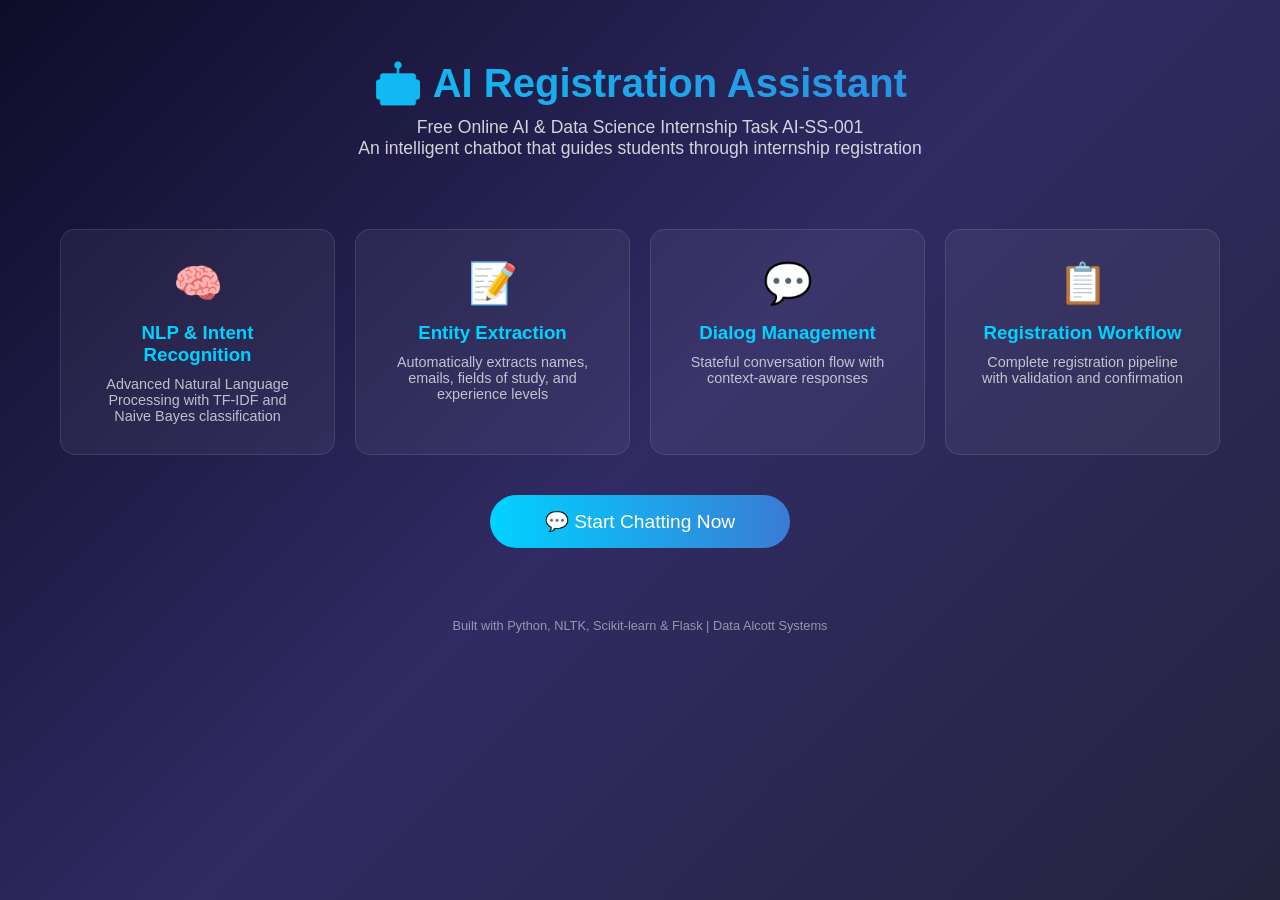
<file: templates/index.html>
<!DOCTYPE html>
<html lang="en">
<head>
    <meta charset="UTF-8">
    <meta name="viewport" content="width=device-width, initial-scale=1.0">
    <title>AI Registration Assistant</title>
    <style>
        * { margin: 0; padding: 0; box-sizing: border-box; }
        body {
            font-family: 'Segoe UI', Tahoma, Geneva, Verdana, sans-serif;
            background: linear-gradient(135deg, #0f0c29, #302b63, #24243e);
            color: #fff;
            min-height: 100vh;
        }
        .container {
            max-width: 1200px;
            margin: 0 auto;
            padding: 20px;
        }
        header {
            text-align: center;
            padding: 40px 0;
        }
        header h1 {
            font-size: 2.5rem;
            margin-bottom: 10px;
            background: linear-gradient(90deg, #00d2ff, #3a7bd5);
            -webkit-background-clip: text;
            -webkit-text-fill-color: transparent;
        }
        header p {
            font-size: 1.1rem;
            opacity: 0.8;
        }
        .features {
            display: grid;
            grid-template-columns: repeat(auto-fit, minmax(250px, 1fr));
            gap: 20px;
            margin: 30px 0;
        }
        .feature-card {
            background: rgba(255,255,255,0.05);
            border: 1px solid rgba(255,255,255,0.1);
            border-radius: 15px;
            padding: 30px;
            text-align: center;
            transition: transform 0.3s;
        }
        .feature-card:hover { transform: translateY(-5px); }
        .feature-card .icon { font-size: 2.5rem; margin-bottom: 15px; }
        .feature-card h3 { margin-bottom: 10px; color: #00d2ff; }
        .feature-card p { font-size: 0.9rem; opacity: 0.7; }
        .start-btn {
            display: block;
            width: 300px;
            margin: 40px auto;
            padding: 15px 30px;
            background: linear-gradient(90deg, #00d2ff, #3a7bd5);
            color: #fff;
            border: none;
            border-radius: 50px;
            font-size: 1.2rem;
            cursor: pointer;
            text-decoration: none;
            text-align: center;
            transition: transform 0.3s, box-shadow 0.3s;
        }
        .start-btn:hover {
            transform: scale(1.05);
            box-shadow: 0 10px 30px rgba(0,210,255,0.3);
        }
        footer {
            text-align: center;
            padding: 30px;
            opacity: 0.5;
            font-size: 0.8rem;
        }
    </style>
</head>
<body>
    <div class="container">
        <header>
            <h1>🤖 AI Registration Assistant</h1>
            <p>Free Online AI & Data Science Internship Task AI-SS-001</p>
            <p>An intelligent chatbot that guides students through internship registration</p>
        </header>
        <div class="features">
            <div class="feature-card">
                <div class="icon">🧠</div>
                <h3>NLP & Intent Recognition</h3>
                <p>Advanced Natural Language Processing with TF-IDF and Naive Bayes classification</p>
            </div>
            <div class="feature-card">
                <div class="icon">📝</div>
                <h3>Entity Extraction</h3>
                <p>Automatically extracts names, emails, fields of study, and experience levels</p>
            </div>
            <div class="feature-card">
                <div class="icon">💬</div>
                <h3>Dialog Management</h3>
                <p>Stateful conversation flow with context-aware responses</p>
            </div>
            <div class="feature-card">
                <div class="icon">📋</div>
                <h3>Registration Workflow</h3>
                <p>Complete registration pipeline with validation and confirmation</p>
            </div>
        </div>
        <a href="/chat" class="start-btn">💬 Start Chatting Now</a>
        <footer>
            <p>Built with Python, NLTK, Scikit-learn & Flask | Data Alcott Systems</p>
        </footer>
    </div>
</body>
</html>
</file>
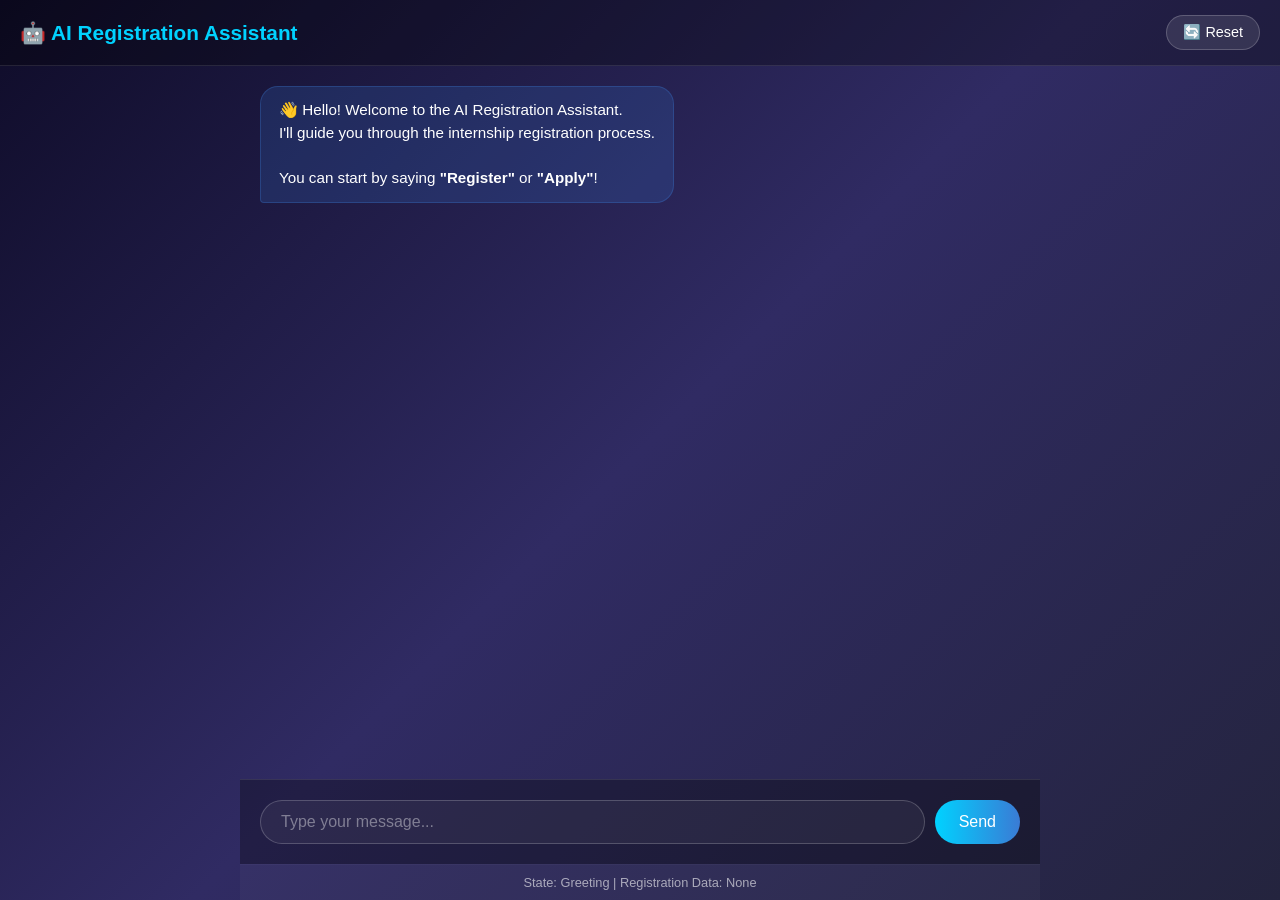
<file: templates/chat.html>
<!DOCTYPE html>
<html lang="en">
<head>
    <meta charset="UTF-8">
    <meta name="viewport" content="width=device-width, initial-scale=1.0">
    <title>AI Registration Assistant - Chat</title>
    <style>
        * { margin: 0; padding: 0; box-sizing: border-box; }
        body {
            font-family: 'Segoe UI', Tahoma, Geneva, Verdana, sans-serif;
            background: linear-gradient(135deg, #0f0c29, #302b63, #24243e);
            color: #fff;
            min-height: 100vh;
            display: flex;
            flex-direction: column;
        }
        .header {
            background: rgba(0,0,0,0.3);
            padding: 15px 20px;
            display: flex;
            justify-content: space-between;
            align-items: center;
            border-bottom: 1px solid rgba(255,255,255,0.1);
        }
        .header h1 { font-size: 1.3rem; color: #00d2ff; }
        .header button {
            background: rgba(255,255,255,0.1);
            color: #fff;
            border: 1px solid rgba(255,255,255,0.2);
            padding: 8px 16px;
            border-radius: 20px;
            cursor: pointer;
            font-size: 0.9rem;
        }
        .header button:hover { background: rgba(255,255,255,0.2); }
        .chat-container {
            flex: 1;
            max-width: 800px;
            width: 100%;
            margin: 0 auto;
            display: flex;
            flex-direction: column;
        }
        .chat-box {
            flex: 1;
            overflow-y: auto;
            padding: 20px;
            display: flex;
            flex-direction: column;
            gap: 15px;
        }
        .message {
            max-width: 80%;
            padding: 12px 18px;
            border-radius: 18px;
            font-size: 0.95rem;
            line-height: 1.5;
            animation: fadeIn 0.3s;
        }
        @keyframes fadeIn { from { opacity: 0; transform: translateY(10px); } to { opacity: 1; transform: translateY(0); } }
        .assistant-message {
            background: rgba(58, 123, 213, 0.2);
            border: 1px solid rgba(58, 123, 213, 0.3);
            align-self: flex-start;
            border-bottom-left-radius: 4px;
        }
        .user-message {
            background: linear-gradient(90deg, #00d2ff, #3a7bd5);
            align-self: flex-end;
            border-bottom-right-radius: 4px;
        }
        .system-message {
            background: rgba(255,255,255,0.05);
            align-self: center;
            font-size: 0.8rem;
            opacity: 0.6;
            text-align: center;
            max-width: 95%;
        }
        .input-area {
            display: flex;
            gap: 10px;
            padding: 20px;
            background: rgba(0,0,0,0.3);
            border-top: 1px solid rgba(255,255,255,0.1);
        }
        .input-area input {
            flex: 1;
            padding: 12px 20px;
            border: 1px solid rgba(255,255,255,0.2);
            border-radius: 25px;
            background: rgba(255,255,255,0.05);
            color: #fff;
            font-size: 1rem;
            outline: none;
        }
        .input-area input::placeholder { color: rgba(255,255,255,0.4); }
        .input-area input:focus { border-color: #00d2ff; }
        .input-area button {
            padding: 12px 24px;
            background: linear-gradient(90deg, #00d2ff, #3a7bd5);
            color: #fff;
            border: none;
            border-radius: 25px;
            cursor: pointer;
            font-size: 1rem;
            transition: transform 0.2s;
        }
        .input-area button:hover { transform: scale(1.05); }
        .typing-indicator {
            align-self: flex-start;
            padding: 12px 18px;
            background: rgba(58, 123, 213, 0.2);
            border-radius: 18px;
            border-bottom-left-radius: 4px;
            display: none;
        }
        .typing-indicator span {
            display: inline-block;
            width: 8px; height: 8px;
            background: rgba(255,255,255,0.5);
            border-radius: 50%;
            margin: 0 2px;
            animation: bounce 1.4s infinite ease-in-out;
        }
        .typing-indicator span:nth-child(2) { animation-delay: 0.2s; }
        .typing-indicator span:nth-child(3) { animation-delay: 0.4s; }
        @keyframes bounce {
            0%, 60%, 100% { transform: translateY(0); }
            30% { transform: translateY(-10px); }
        }
        .sidebar-info {
            background: rgba(255,255,255,0.05);
            padding: 10px 20px;
            font-size: 0.8rem;
            opacity: 0.6;
            text-align: center;
            border-top: 1px solid rgba(255,255,255,0.05);
        }
        @media (max-width: 600px) {
            .message { max-width: 90%; }
            .header h1 { font-size: 1rem; }
        }
    </style>
</head>
<body>
    <div class="header">
        <h1>🤖 AI Registration Assistant</h1>
        <button onclick="resetChat()">🔄 Reset</button>
    </div>
    <div class="chat-container">
        <div class="chat-box" id="chatBox">
            <div class="message assistant-message" id="welcome">
                👋 Hello! Welcome to the AI Registration Assistant.<br>
                I'll guide you through the internship registration process.<br><br>
                You can start by saying <strong>"Register"</strong> or <strong>"Apply"</strong>!
            </div>
        </div>
        <div class="typing-indicator" id="typing">
            <span></span><span></span><span></span>
        </div>
        <div class="input-area">
            <input type="text" id="userInput" placeholder="Type your message..." autocomplete="off">
            <button onclick="sendMessage()">Send</button>
        </div>
        <div class="sidebar-info" id="statusInfo">
            State: Greeting | Registration Data: None
        </div>
    </div>
    <script>
        const chatBox = document.getElementById('chatBox');
        const userInput = document.getElementById('userInput');
        const typing = document.getElementById('typing');
        const statusInfo = document.getElementById('statusInfo');

        userInput.addEventListener('keypress', (e) => {
            if (e.key === 'Enter') sendMessage();
        });

        async function sendMessage() {
            const message = userInput.value.trim();
            if (!message) return;

            addMessage(message, 'user');
            userInput.value = '';
            typing.style.display = 'block';
            chatBox.scrollTop = chatBox.scrollHeight;

            try {
                const response = await fetch('/api/chat', {
                    method: 'POST',
                    headers: { 'Content-Type': 'application/json' },
                    body: JSON.stringify({ message: message })
                });
                const data = await response.json();
                typing.style.display = 'none';
                addMessage(data.response, 'assistant');
                updateStatus(data);
            } catch (error) {
                typing.style.display = 'none';
                addMessage('Sorry, something went wrong. Please try again.', 'assistant');
            }
            chatBox.scrollTop = chatBox.scrollHeight;
        }

        function addMessage(text, type) {
            const msg = document.createElement('div');
            msg.className = `message ${type}-message`;
            msg.innerHTML = text.replace(/\n/g, '<br>');
            chatBox.appendChild(msg);
        }

        function updateStatus(data) {
            const state = data.intent || 'unknown';
            const regData = data.registration_data || {};
            const keys = Object.keys(regData);
            const regStr = keys.length > 0 ? keys.map(k => `${k}: ${regData[k]}`).join(', ') : 'None';
            statusInfo.textContent = `State: ${state} | Registration Data: ${regStr}`;
        }

        async function resetChat() {
            await fetch('/api/reset', { method: 'POST' });
            chatBox.innerHTML = `
                <div class="message assistant-message">
                    👋 Conversation reset! Welcome back. Start by saying <strong>"Register"</strong>!
                </div>
            `;
            statusInfo.textContent = 'State: Greeting | Registration Data: None';
        }
    </script>
</body>
</html>
</file>
